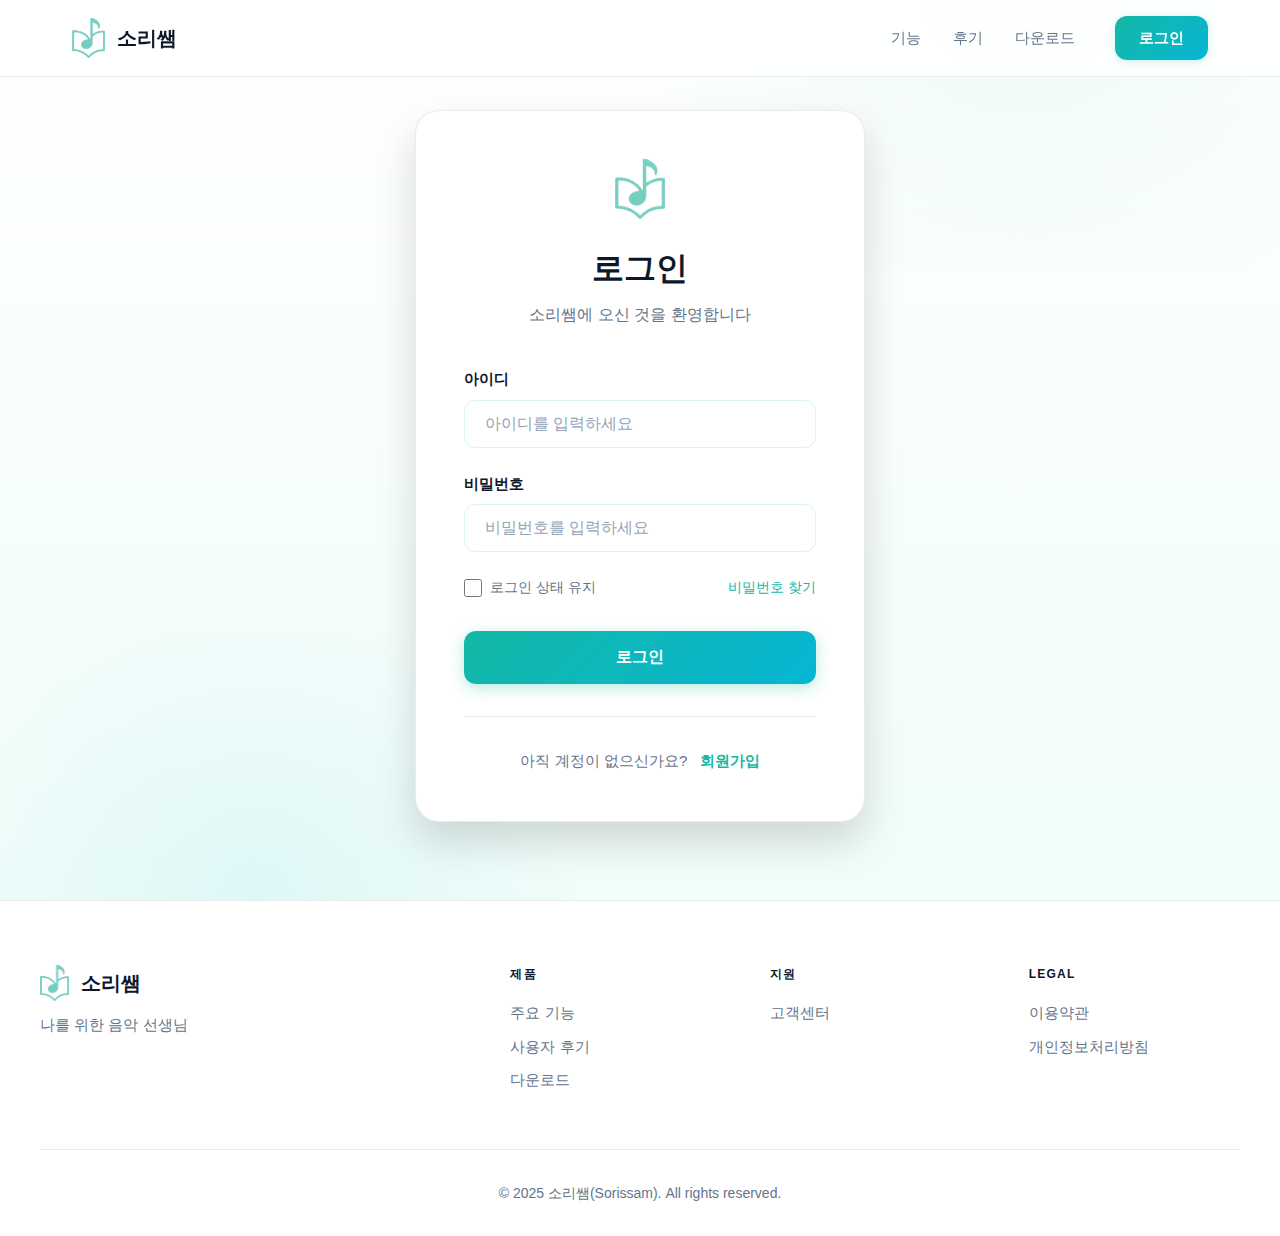
<file: login.html>
<!DOCTYPE html>
<html lang="ko">

<head>
    <meta charset="UTF-8">
    <title>로그인 - 소리쌤</title>
    <meta name="viewport" content="width=device-width, initial-scale=1.0">
    <link rel="icon" href="./images/sorissam_logo.png">
    <meta name="description" content="소리쌤에 로그인하여 나에게 딱 맞는 음악 선생님을 만나보세요.">
    <meta http-equiv="Cache-Control" content="no-cache, no-store, must-revalidate">
    <meta http-equiv="Pragma" content="no-cache">
    <meta http-equiv="Expires" content="0">
    <link rel="stylesheet" href="./index.css?v=2.0">
</head>

<body>
    <!-- Navigation -->
    <nav class="navigation-wrapper">
        <div class="navigation-container">
            <a href="./index.html" class="navigation-logo">
                <img src="./images/sorissam_logo.png" alt="소리쌤" class="logo-image">
                <span class="logo-text">소리쌤</span>
            </a>
            <div class="navigation-links">
                <a href="./index.html#features" class="navigation-link">기능</a>
                <a href="./index.html#testimonials" class="navigation-link">후기</a>
                <a href="./index.html#download" class="navigation-link">다운로드</a>
                <a href="./login.html" class="navigation-login-btn">로그인</a>
            </div>
            <button class="navigation-toggle" aria-label="Menu">
                <svg width="24" height="24" viewBox="0 0 24 24" fill="none" stroke="currentColor" stroke-width="2">
                    <path d="M4 6h16M4 12h16M4 18h16"></path>
                </svg>
            </button>
        </div>
    </nav>

    <!-- Login Section -->
    <section class="login-section">
        <div class="login-container">
            <div class="login-card">
                <div class="login-header">
                    <div class="login-logo">
                        <img src="./images/sorissam_logo.png" alt="소리쌤" class="login-logo-image">
                    </div>
                    <h1 class="login-title">로그인</h1>
                    <p class="login-subtitle">소리쌤에 오신 것을 환영합니다</p>
                </div>

                <form class="login-form" id="loginForm">
                    <div class="form-group">
                        <label for="userId" class="form-label">아이디</label>
                        <input 
                            type="text" 
                            id="userId" 
                            name="userId" 
                            class="form-input" 
                            placeholder="아이디를 입력하세요"
                            required
                            autocomplete="username"
                        >
                    </div>

                    <div class="form-group">
                        <label for="password" class="form-label">비밀번호</label>
                        <input 
                            type="password" 
                            id="password" 
                            name="password" 
                            class="form-input" 
                            placeholder="비밀번호를 입력하세요"
                            required
                            autocomplete="current-password"
                        >
                    </div>

                    <div class="form-options">
                        <label class="form-checkbox">
                            <input type="checkbox" id="rememberMe" name="rememberMe">
                            <span class="checkbox-label">로그인 상태 유지</span>
                        </label>
                        <a href="#" class="form-link">비밀번호 찾기</a>
                    </div>

                    <button type="submit" class="login-submit-btn">로그인</button>
                </form>

                <div class="login-footer">
                    <p class="login-footer-text">
                        아직 계정이 없으신가요?
                        <a href="#" class="login-footer-link">회원가입</a>
                    </p>
                </div>
            </div>
        </div>
    </section>

    <!-- Footer -->
    <footer class="footer-section">
        <div class="footer-container">
            <div class="footer-content">
                <div class="footer-brand">
                    <div class="footer-brand-logo">
                        <img src="./images/sorissam_logo.png" alt="소리쌤" class="footer-logo-image">
                        <h3 class="footer-brand-name">소리쌤</h3>
                    </div>
                    <p class="footer-tagline">나를 위한 음악 선생님</p>
                </div>
                <div class="footer-links-column">
                    <h4 class="footer-column-title">제품</h4>
                    <ul class="footer-links-list">
                        <li><a href="./index.html#features" class="footer-link">주요 기능</a></li>
                        <li><a href="./index.html#testimonials" class="footer-link">사용자 후기</a></li>
                        <li><a href="./index.html#download" class="footer-link">다운로드</a></li>
                    </ul>
                </div>
                <div class="footer-links-column">
                    <h4 class="footer-column-title">지원</h4>
                    <ul class="footer-links-list">
                        <li><a href="#" class="footer-link">고객센터</a></li>
                    </ul>
                </div>
                <div class="footer-links-column">
                    <h4 class="footer-column-title">Legal</h4>
                    <ul class="footer-links-list">
                        <li><a href="./terms.html" class="footer-link">이용약관</a></li>
                        <li><a href="./privacy.html" class="footer-link">개인정보처리방침</a></li>
                    </ul>
                </div>
            </div>
            <div class="footer-bottom">
                <p class="footer-copyright">© 2025 소리쌤(Sorissam). All rights reserved.</p>
            </div>
        </div>
    </footer>

    <script>
        document.addEventListener('DOMContentLoaded', function () {
            // Mobile menu toggle
            const navToggle = document.querySelector('.navigation-toggle');
            const navLinks = document.querySelector('.navigation-links');

            if (navToggle && navLinks) {
                navToggle.addEventListener('click', function () {
                    navLinks.classList.toggle('active');
                    navToggle.classList.toggle('active');
                });
            }

            // Login form submission
            const loginForm = document.getElementById('loginForm');
            if (loginForm) {
                loginForm.addEventListener('submit', function (e) {
                    e.preventDefault();
                    
                    const userId = document.getElementById('userId').value;
                    const password = document.getElementById('password').value;
                    const rememberMe = document.getElementById('rememberMe').checked;

                    // 여기에 실제 로그인 로직을 구현하세요
                    console.log('로그인 시도:', { userId, rememberMe });
                    
                    // 임시: 로그인 성공 메시지
                    alert('로그인 기능은 현재 개발 중입니다.');
                });
            }
        });
    </script>
</body>

</html>
</file>
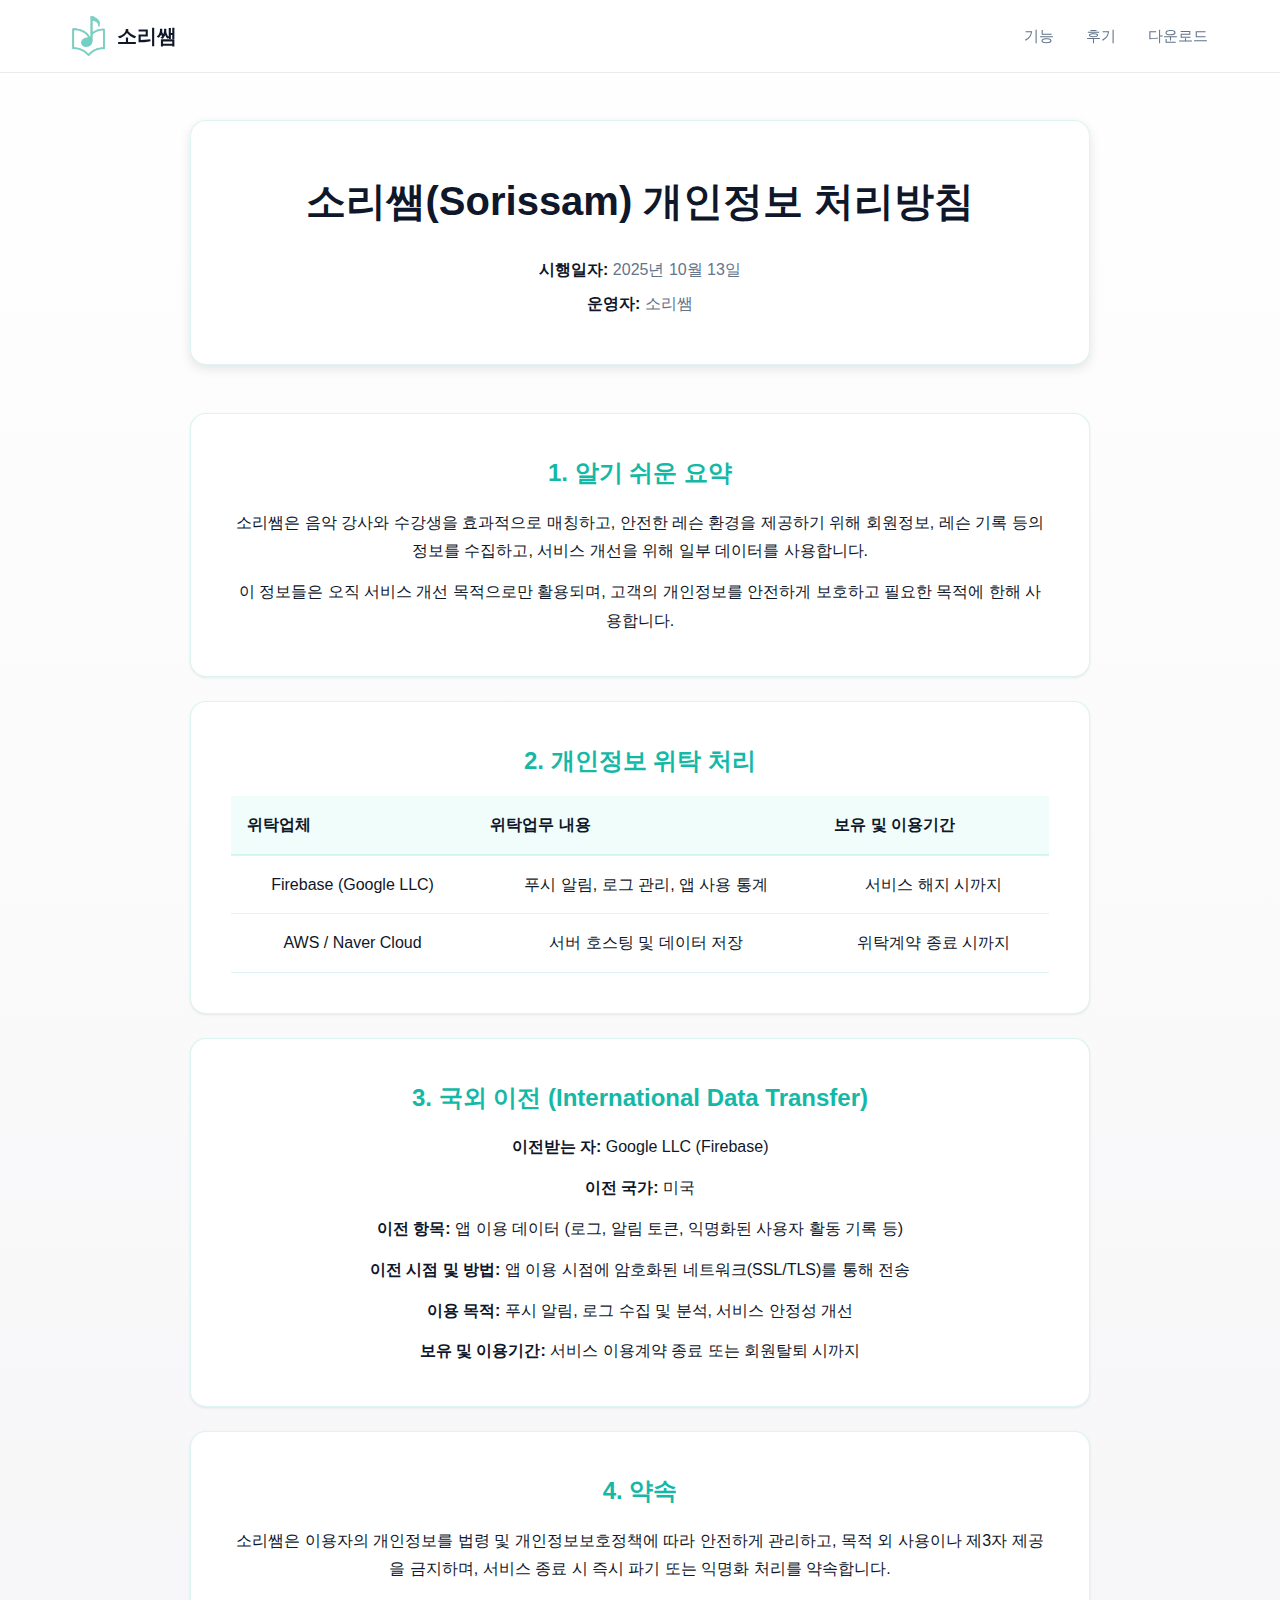
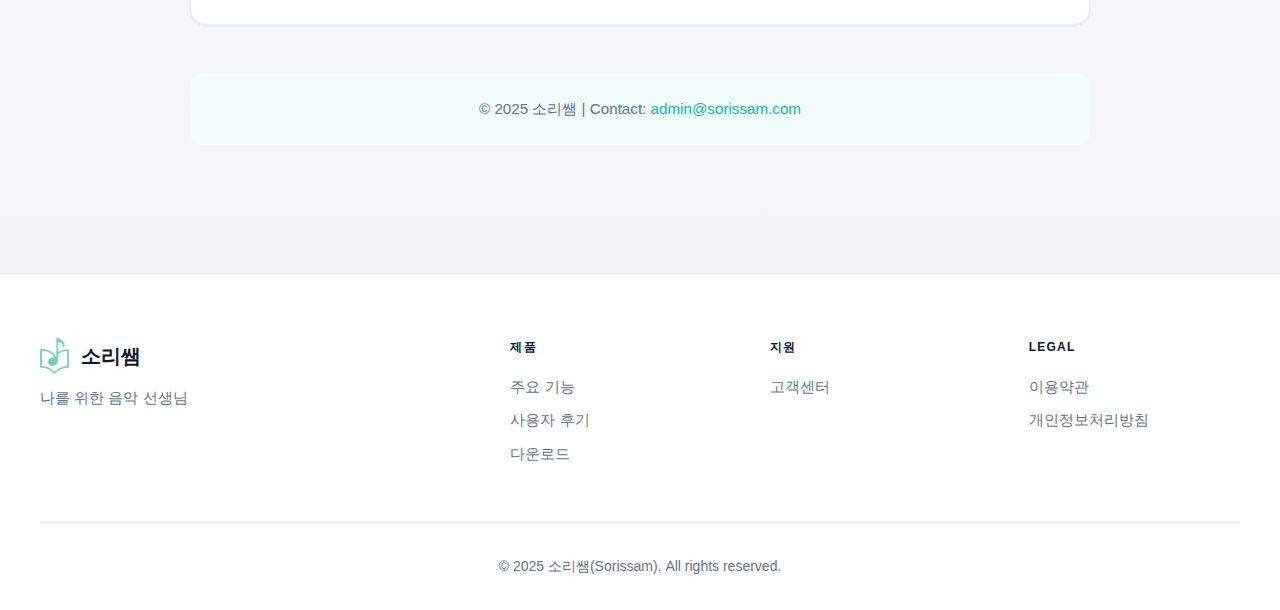
<file: privacy.html>
<!DOCTYPE html>
<html lang="ko">

<head>
    <meta charset="UTF-8">
    <meta name="viewport" content="width=device-width, initial-scale=1.0">
    <title>개인정보 처리방침 - 소리쌤</title>
    <link rel="stylesheet" href="./index.css">
</head>

<body>
    <!-- Navigation -->
    <nav class="navigation-wrapper">
        <div class="navigation-container">
            <a href="./index.html" class="navigation-logo">
                <img src="./images/sorissam_logo.png" alt="소리쌤" class="logo-image">
                <span class="logo-text">소리쌤</span>
            </a>
            <div class="navigation-links">
                <a href="./index.html#features" class="navigation-link">기능</a>
                <a href="./index.html#testimonials" class="navigation-link">후기</a>
                <a href="./index.html#download" class="navigation-link">다운로드</a>
            </div>
            <button class="navigation-toggle" aria-label="Menu">
                <svg width="24" height="24" viewBox="0 0 24 24" fill="none" stroke="currentColor" stroke-width="2">
                    <path d="M4 6h16M4 12h16M4 18h16"></path>
                </svg>
            </button>
        </div>
    </nav>

    <!-- Privacy Content -->
    <section class="features-section" style="padding-top: 120px; min-height: 100vh; background: linear-gradient(180deg, #ffffff 0%, #f5f5f7 100%);">
        <div class="features-container" style="max-width: 900px;">
            <!-- Header -->
            <div style="background: var(--color-background); border-radius: var(--radius-lg); padding: 3rem; margin-bottom: 3rem; box-shadow: var(--shadow-md); border: 1px solid var(--color-border);">
                <h1 style="font-family: var(--font-family-display); font-size: clamp(2rem, 4vw, 2.5rem); font-weight: 700; margin-bottom: 1.5rem; color: var(--color-text);">소리쌤(Sorissam) 개인정보 처리방침</h1>
                <div style="display: flex; flex-direction: column; gap: 0.5rem;">
                    <p style="color: var(--color-text-secondary); font-size: 1rem; margin: 0;"><strong style="color: var(--color-text);">시행일자:</strong> 2025년 10월 13일</p>
                    <p style="color: var(--color-text-secondary); font-size: 1rem; margin: 0;"><strong style="color: var(--color-text);">운영자:</strong> 소리쌤</p>
                </div>
            </div>

            <!-- Section 1 -->
            <article style="background: var(--color-background); border-radius: var(--radius-lg); padding: 2.5rem; margin-bottom: 1.5rem; box-shadow: var(--shadow-sm); border: 1px solid var(--color-border);">
                <h2 style="font-size: 1.5rem; font-weight: 700; color: var(--color-primary); margin-bottom: 1rem;">1. 알기 쉬운 요약</h2>
                <div style="color: var(--color-text); font-size: 1rem; line-height: 1.8;">
                    <p style="margin: 0 0 0.75rem 0;">소리쌤은 음악 강사와 수강생을 효과적으로 매칭하고, 안전한 레슨 환경을 제공하기 위해 회원정보, 레슨 기록 등의 정보를 수집하고, 서비스 개선을 위해 일부 데이터를 사용합니다.</p>
                    <p style="margin: 0;">이 정보들은 오직 서비스 개선 목적으로만 활용되며, 고객의 개인정보를 안전하게 보호하고 필요한 목적에 한해 사용합니다.</p>
                </div>
            </article>

            <!-- Section 2 -->
            <article style="background: var(--color-background); border-radius: var(--radius-lg); padding: 2.5rem; margin-bottom: 1.5rem; box-shadow: var(--shadow-sm); border: 1px solid var(--color-border);">
                <h2 style="font-size: 1.5rem; font-weight: 700; color: var(--color-primary); margin-bottom: 1rem;">2. 개인정보 위탁 처리</h2>
                <div style="overflow-x: auto;">
                    <table style="width: 100%; border-collapse: collapse; color: var(--color-text); font-size: 1rem;">
                        <thead>
                            <tr style="background: var(--color-background-light);">
                                <th style="padding: 1rem; text-align: left; border-bottom: 2px solid var(--color-border); font-weight: 600;">위탁업체</th>
                                <th style="padding: 1rem; text-align: left; border-bottom: 2px solid var(--color-border); font-weight: 600;">위탁업무 내용</th>
                                <th style="padding: 1rem; text-align: left; border-bottom: 2px solid var(--color-border); font-weight: 600;">보유 및 이용기간</th>
                            </tr>
                        </thead>
                        <tbody>
                            <tr>
                                <td style="padding: 1rem; border-bottom: 1px solid var(--color-border);">Firebase (Google LLC)</td>
                                <td style="padding: 1rem; border-bottom: 1px solid var(--color-border);">푸시 알림, 로그 관리, 앱 사용 통계</td>
                                <td style="padding: 1rem; border-bottom: 1px solid var(--color-border);">서비스 해지 시까지</td>
                            </tr>
                            <tr>
                                <td style="padding: 1rem; border-bottom: 1px solid var(--color-border);">AWS / Naver Cloud</td>
                                <td style="padding: 1rem; border-bottom: 1px solid var(--color-border);">서버 호스팅 및 데이터 저장</td>
                                <td style="padding: 1rem; border-bottom: 1px solid var(--color-border);">위탁계약 종료 시까지</td>
                            </tr>
                        </tbody>
                    </table>
                </div>
            </article>

            <!-- Section 3 -->
            <article style="background: var(--color-background); border-radius: var(--radius-lg); padding: 2.5rem; margin-bottom: 1.5rem; box-shadow: var(--shadow-sm); border: 1px solid var(--color-border);">
                <h2 style="font-size: 1.5rem; font-weight: 700; color: var(--color-primary); margin-bottom: 1rem;">3. 국외 이전 (International Data Transfer)</h2>
                <div style="color: var(--color-text); font-size: 1rem; line-height: 1.8;">
                    <p style="margin: 0 0 0.75rem 0;"><strong>이전받는 자:</strong> Google LLC (Firebase)</p>
                    <p style="margin: 0 0 0.75rem 0;"><strong>이전 국가:</strong> 미국</p>
                    <p style="margin: 0 0 0.75rem 0;"><strong>이전 항목:</strong> 앱 이용 데이터 (로그, 알림 토큰, 익명화된 사용자 활동 기록 등)</p>
                    <p style="margin: 0 0 0.75rem 0;"><strong>이전 시점 및 방법:</strong> 앱 이용 시점에 암호화된 네트워크(SSL/TLS)를 통해 전송</p>
                    <p style="margin: 0 0 0.75rem 0;"><strong>이용 목적:</strong> 푸시 알림, 로그 수집 및 분석, 서비스 안정성 개선</p>
                    <p style="margin: 0;"><strong>보유 및 이용기간:</strong> 서비스 이용계약 종료 또는 회원탈퇴 시까지</p>
                </div>
            </article>

            <!-- Section 4 -->
            <article style="background: var(--color-background); border-radius: var(--radius-lg); padding: 2.5rem; margin-bottom: 3rem; box-shadow: var(--shadow-sm); border: 1px solid var(--color-border);">
                <h2 style="font-size: 1.5rem; font-weight: 700; color: var(--color-primary); margin-bottom: 1rem;">4. 약속</h2>
                <p style="color: var(--color-text); font-size: 1rem; line-height: 1.8; margin: 0;">
                    소리쌤은 이용자의 개인정보를 법령 및 개인정보보호정책에 따라 안전하게 관리하고, 목적 외 사용이나 제3자 제공을 금지하며, 서비스 종료 시 즉시 파기 또는 익명화 처리를 약속합니다.
                </p>
            </article>

            <!-- Contact -->
            <div style="background: var(--color-background-light); border-radius: var(--radius-md); padding: 1.5rem; margin-bottom: 2rem; text-align: center;">
                <p style="color: var(--color-text-secondary); font-size: 0.95rem; margin: 0;">
                    © 2025 소리쌤 | Contact: <a href="mailto:admin@sorissam.com" style="color: var(--color-primary); text-decoration: none;">admin@sorissam.com</a>
                </p>
            </div>
        </div>
    </section>

    <!-- Footer -->
    <footer class="footer-section">
        <div class="footer-container">
            <div class="footer-content">
                <div class="footer-brand">
                    <div class="footer-brand-logo">
                        <img src="./images/sorissam_logo.png" alt="소리쌤" class="footer-logo-image">
                        <h3 class="footer-brand-name">소리쌤</h3>
                    </div>
                    <p class="footer-tagline">나를 위한 음악 선생님</p>
                </div>
                <div class="footer-links-column">
                    <h4 class="footer-column-title">제품</h4>
                    <ul class="footer-links-list">
                        <li><a href="./index.html#features" class="footer-link">주요 기능</a></li>
                        <li><a href="./index.html#testimonials" class="footer-link">사용자 후기</a></li>
                        <li><a href="./index.html#download" class="footer-link">다운로드</a></li>
                    </ul>
                </div>
                <div class="footer-links-column">
                    <h4 class="footer-column-title">지원</h4>
                    <ul class="footer-links-list">
                        <li><a href="#" class="footer-link">고객센터</a></li>
                    </ul>
                </div>
                <div class="footer-links-column">
                    <h4 class="footer-column-title">Legal</h4>
                    <ul class="footer-links-list">
                        <li><a href="./terms.html" class="footer-link">이용약관</a></li>
                        <li><a href="./privacy.html" class="footer-link">개인정보처리방침</a></li>
                    </ul>
                </div>
            </div>
            <div class="footer-bottom">
                <p class="footer-copyright">© 2025 소리쌤(Sorissam). All rights reserved.</p>
            </div>
        </div>
    </footer>

    <script>
        // Mobile menu toggle
        document.addEventListener('DOMContentLoaded', function () {
            const navToggle = document.querySelector('.navigation-toggle');
            const navLinks = document.querySelector('.navigation-links');

            if (navToggle && navLinks) {
                navToggle.addEventListener('click', function () {
                    navLinks.classList.toggle('active');
                    navToggle.classList.toggle('active');
                });
            }
        });
    </script>
</body>

</html>
</file>
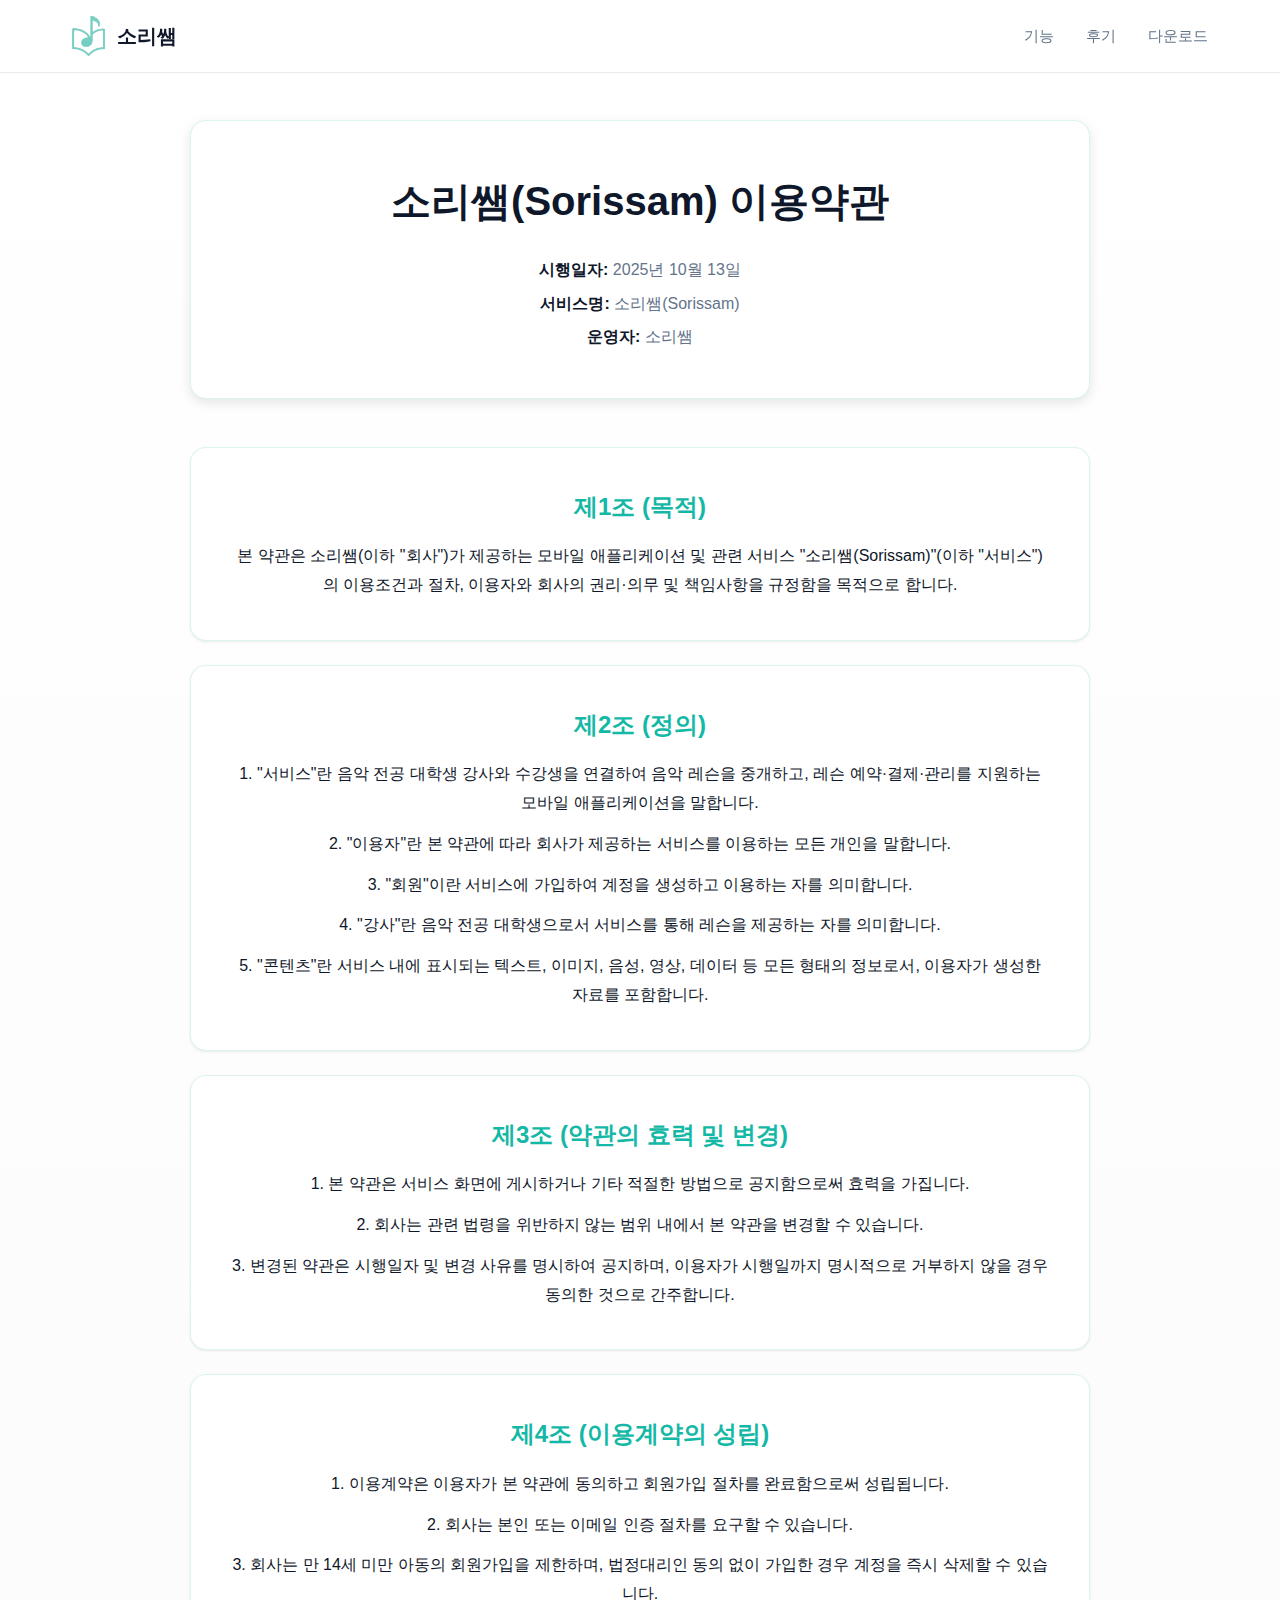
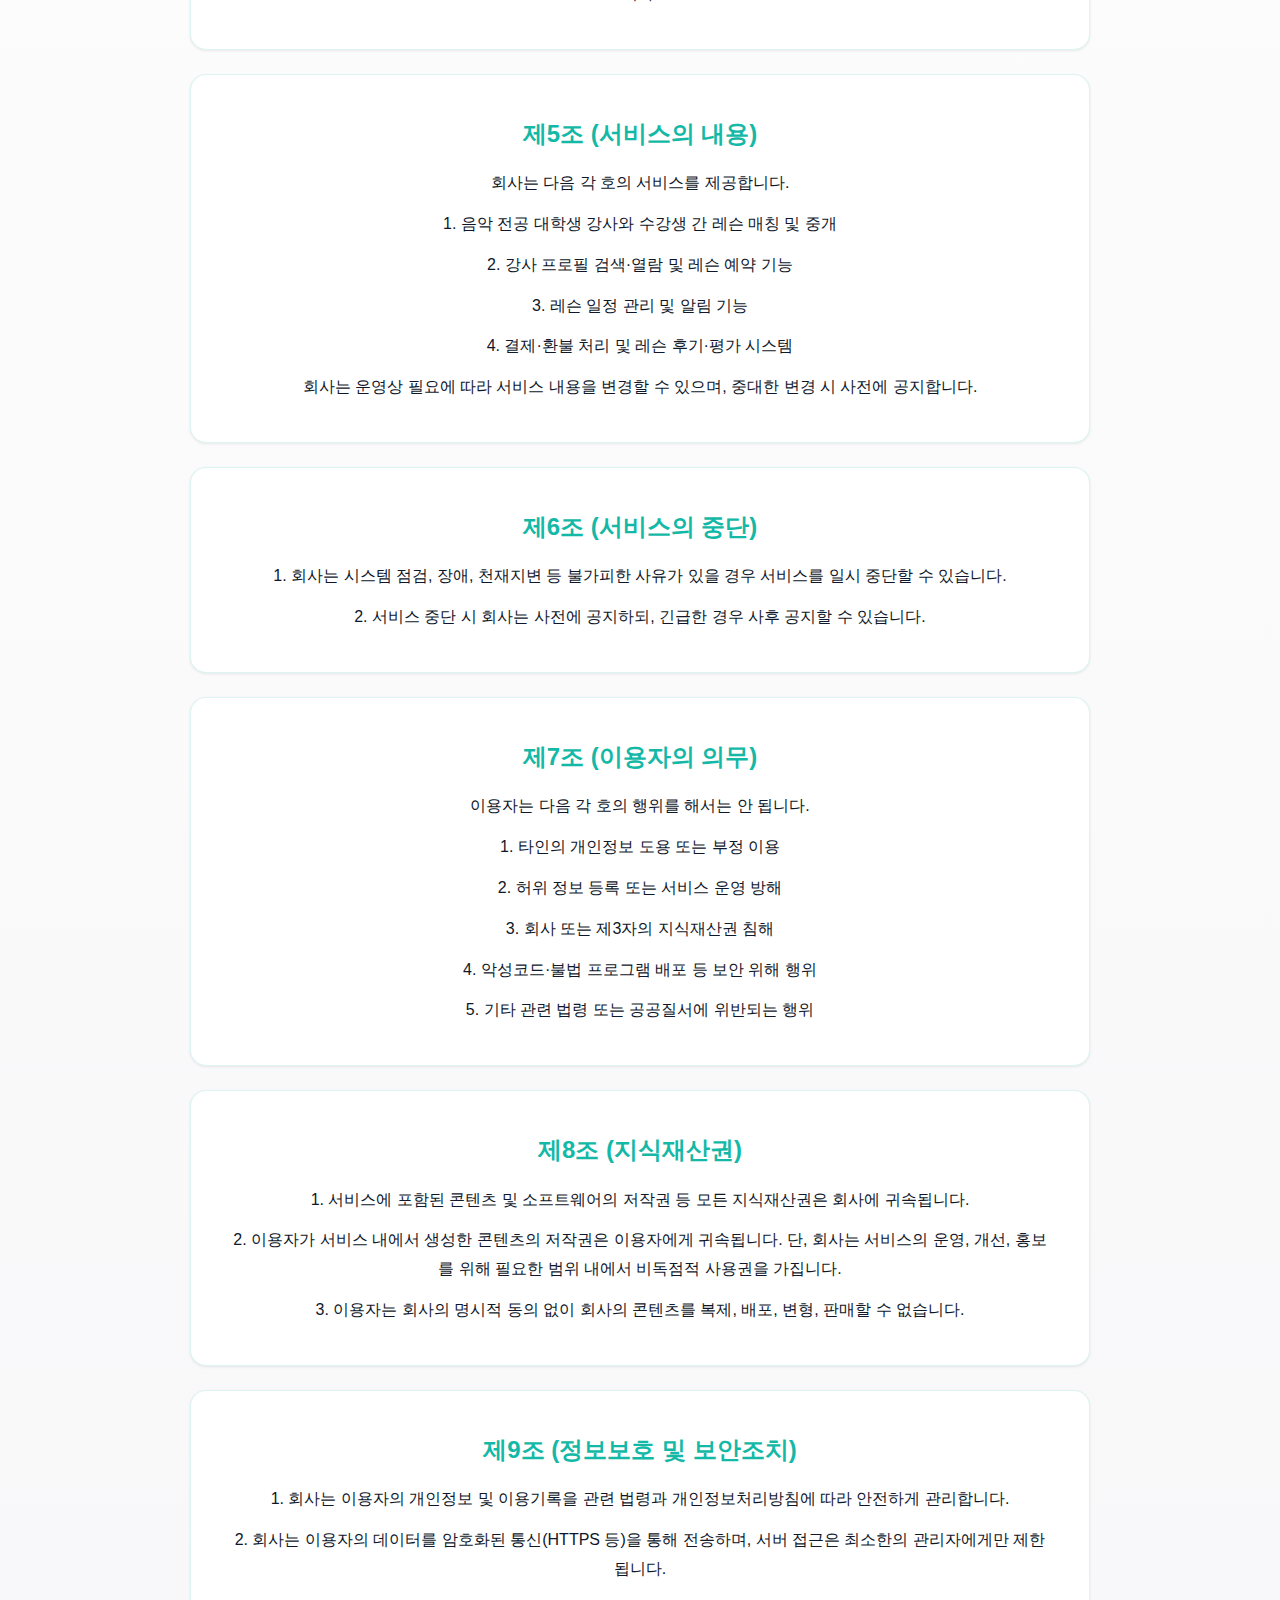
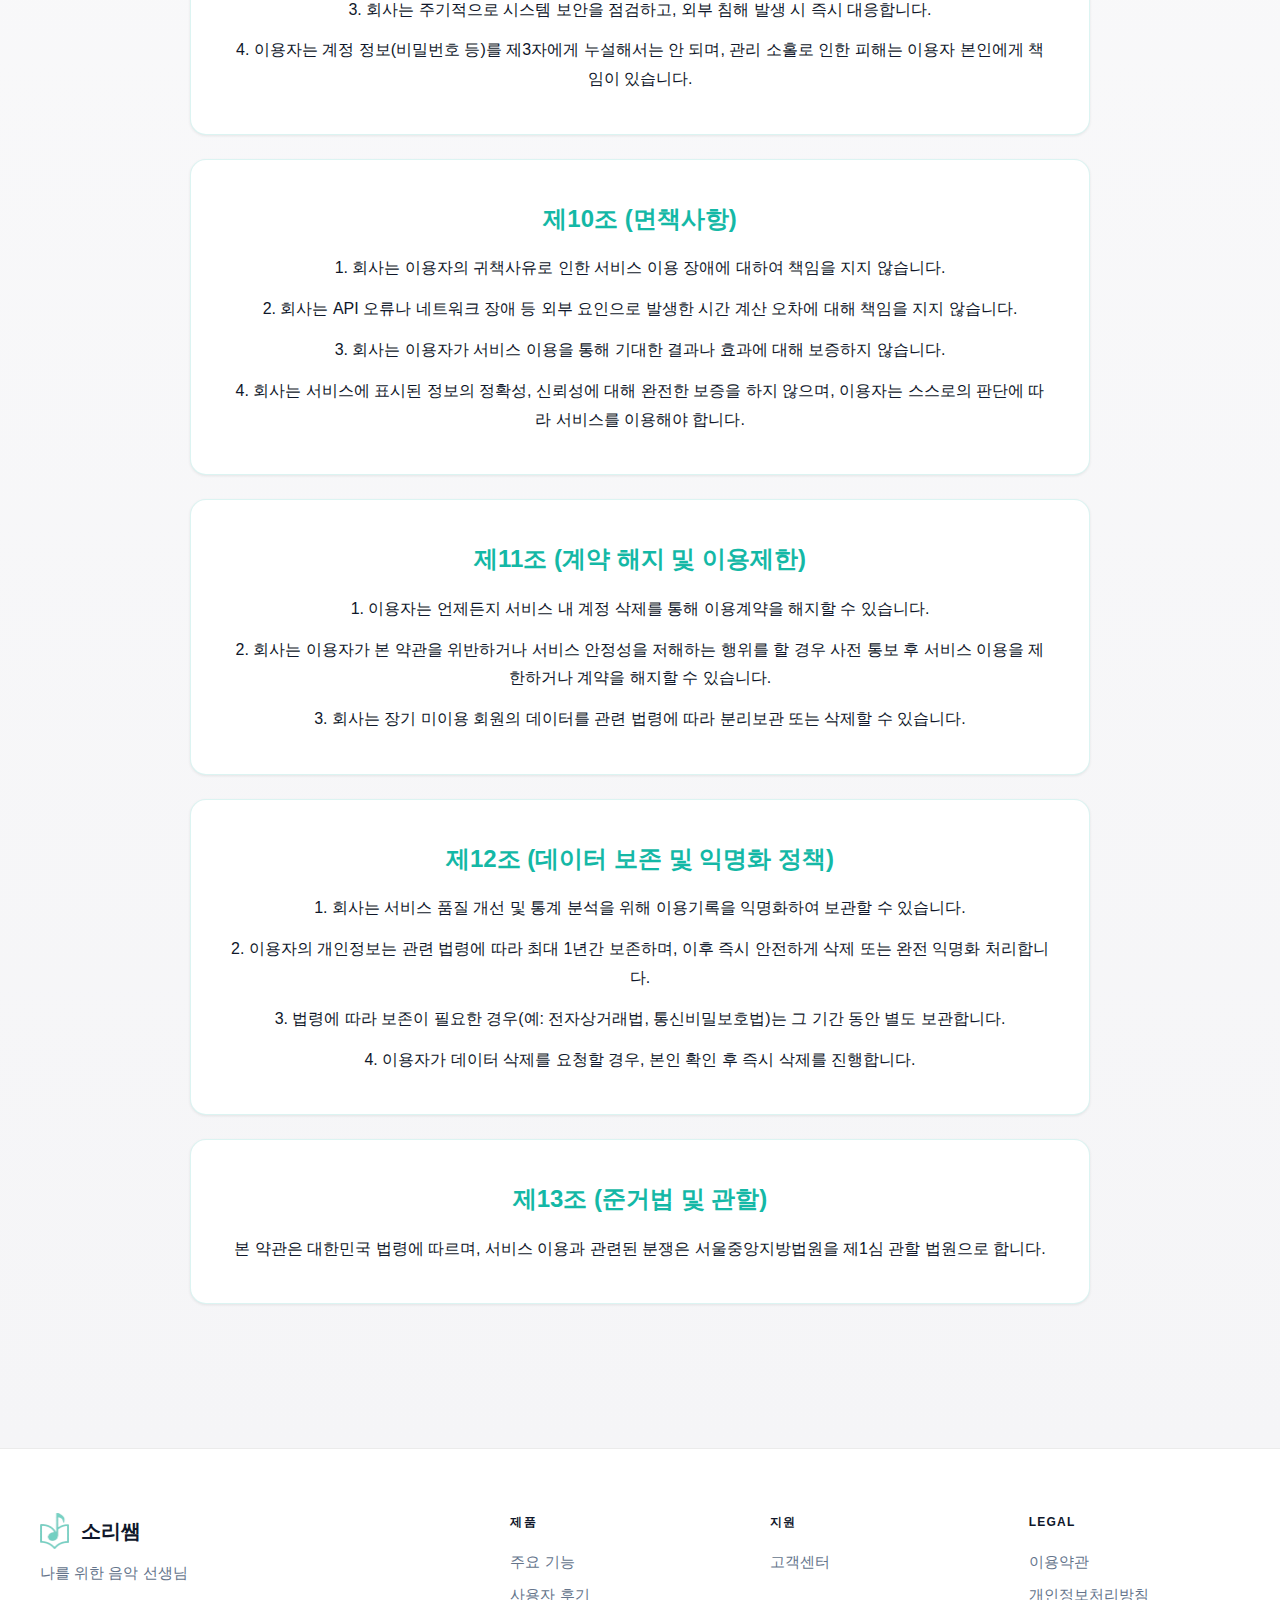
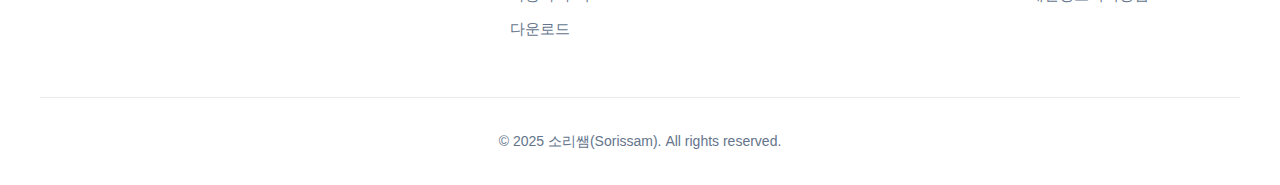
<file: terms.html>
<!DOCTYPE html>
<html lang="ko">

<head>
    <meta charset="UTF-8">
    <meta name="viewport" content="width=device-width, initial-scale=1.0">
    <title>이용약관 - 소리쌤</title>
    <link rel="stylesheet" href="./index.css">
</head>

<body>
    <!-- Navigation -->
    <nav class="navigation-wrapper">
        <div class="navigation-container">
            <a href="./index.html" class="navigation-logo">
                <img src="./images/sorissam_logo.png" alt="소리쌤" class="logo-image">
                <span class="logo-text">소리쌤</span>
            </a>
            <div class="navigation-links">
                <a href="./index.html#features" class="navigation-link">기능</a>
                <a href="./index.html#testimonials" class="navigation-link">후기</a>
                <a href="./index.html#download" class="navigation-link">다운로드</a>
            </div>
            <button class="navigation-toggle" aria-label="Menu">
                <svg width="24" height="24" viewBox="0 0 24 24" fill="none" stroke="currentColor" stroke-width="2">
                    <path d="M4 6h16M4 12h16M4 18h16"></path>
                </svg>
            </button>
        </div>
    </nav>

    <!-- Terms Content -->
    <section class="features-section"
        style="padding-top: 120px; min-height: 100vh; background: linear-gradient(180deg, #ffffff 0%, #f5f5f7 100%);">
        <div class="features-container" style="max-width: 900px;">
            <!-- Header -->
            <div
                style="background: var(--color-background); border-radius: var(--radius-lg); padding: 3rem; margin-bottom: 3rem; box-shadow: var(--shadow-md); border: 1px solid var(--color-border);">
                <h1
                    style="font-family: var(--font-family-display); font-size: clamp(2rem, 4vw, 2.5rem); font-weight: 700; margin-bottom: 1.5rem; color: var(--color-text);">
                    소리쌤(Sorissam) 이용약관</h1>
                <div style="display: flex; flex-direction: column; gap: 0.5rem;">
                    <p style="color: var(--color-text-secondary); font-size: 1rem; margin: 0;"><strong
                            style="color: var(--color-text);">시행일자:</strong> 2025년 10월 13일</p>
                    <p style="color: var(--color-text-secondary); font-size: 1rem; margin: 0;"><strong
                            style="color: var(--color-text);">서비스명:</strong> 소리쌤(Sorissam)</p>
                    <p style="color: var(--color-text-secondary); font-size: 1rem; margin: 0;"><strong
                            style="color: var(--color-text);">운영자:</strong> 소리쌤</p>
                </div>
            </div>

            <!-- Articles -->
            <article
                style="background: var(--color-background); border-radius: var(--radius-lg); padding: 2.5rem; margin-bottom: 1.5rem; box-shadow: var(--shadow-sm); border: 1px solid var(--color-border);">
                <h2 style="font-size: 1.5rem; font-weight: 700; color: var(--color-primary); margin-bottom: 1rem;">제1조
                    (목적)</h2>
                <p style="color: var(--color-text); font-size: 1rem; line-height: 1.8; margin: 0;">
                    본 약관은 소리쌤(이하 "회사")가 제공하는 모바일 애플리케이션 및 관련 서비스 "소리쌤(Sorissam)"(이하 "서비스")의 이용조건과 절차, 이용자와 회사의 권리·의무 및
                    책임사항을 규정함을 목적으로 합니다.
                </p>
            </article>

            <article
                style="background: var(--color-background); border-radius: var(--radius-lg); padding: 2.5rem; margin-bottom: 1.5rem; box-shadow: var(--shadow-sm); border: 1px solid var(--color-border);">
                <h2 style="font-size: 1.5rem; font-weight: 700; color: var(--color-primary); margin-bottom: 1rem;">제2조
                    (정의)</h2>
                <div style="color: var(--color-text); font-size: 1rem; line-height: 1.8;">
                    <p style="margin: 0 0 0.75rem 0;">1. "서비스"란 음악 전공 대학생 강사와 수강생을 연결하여 음악 레슨을 중개하고, 레슨 예약·결제·관리를 지원하는
                        모바일 애플리케이션을 말합니다.</p>
                    <p style="margin: 0 0 0.75rem 0;">2. "이용자"란 본 약관에 따라 회사가 제공하는 서비스를 이용하는 모든 개인을 말합니다.</p>
                    <p style="margin: 0 0 0.75rem 0;">3. "회원"이란 서비스에 가입하여 계정을 생성하고 이용하는 자를 의미합니다.</p>
                    <p style="margin: 0 0 0.75rem 0;">4. "강사"란 음악 전공 대학생으로서 서비스를 통해 레슨을 제공하는 자를 의미합니다.</p>
                    <p style="margin: 0;">5. "콘텐츠"란 서비스 내에 표시되는 텍스트, 이미지, 음성, 영상, 데이터 등 모든 형태의 정보로서, 이용자가 생성한 자료를 포함합니다.
                    </p>
                </div>
            </article>

            <article
                style="background: var(--color-background); border-radius: var(--radius-lg); padding: 2.5rem; margin-bottom: 1.5rem; box-shadow: var(--shadow-sm); border: 1px solid var(--color-border);">
                <h2 style="font-size: 1.5rem; font-weight: 700; color: var(--color-primary); margin-bottom: 1rem;">제3조
                    (약관의 효력 및 변경)</h2>
                <div style="color: var(--color-text); font-size: 1rem; line-height: 1.8;">
                    <p style="margin: 0 0 0.75rem 0;">1. 본 약관은 서비스 화면에 게시하거나 기타 적절한 방법으로 공지함으로써 효력을 가집니다.</p>
                    <p style="margin: 0 0 0.75rem 0;">2. 회사는 관련 법령을 위반하지 않는 범위 내에서 본 약관을 변경할 수 있습니다.</p>
                    <p style="margin: 0;">3. 변경된 약관은 시행일자 및 변경 사유를 명시하여 공지하며, 이용자가 시행일까지 명시적으로 거부하지 않을 경우 동의한 것으로 간주합니다.
                    </p>
                </div>
            </article>

            <article
                style="background: var(--color-background); border-radius: var(--radius-lg); padding: 2.5rem; margin-bottom: 1.5rem; box-shadow: var(--shadow-sm); border: 1px solid var(--color-border);">
                <h2 style="font-size: 1.5rem; font-weight: 700; color: var(--color-primary); margin-bottom: 1rem;">제4조
                    (이용계약의 성립)</h2>
                <div style="color: var(--color-text); font-size: 1rem; line-height: 1.8;">
                    <p style="margin: 0 0 0.75rem 0;">1. 이용계약은 이용자가 본 약관에 동의하고 회원가입 절차를 완료함으로써 성립됩니다.</p>
                    <p style="margin: 0 0 0.75rem 0;">2. 회사는 본인 또는 이메일 인증 절차를 요구할 수 있습니다.</p>
                    <p style="margin: 0;">3. 회사는 만 14세 미만 아동의 회원가입을 제한하며, 법정대리인 동의 없이 가입한 경우 계정을 즉시 삭제할 수 있습니다.</p>
                </div>
            </article>

            <article
                style="background: var(--color-background); border-radius: var(--radius-lg); padding: 2.5rem; margin-bottom: 1.5rem; box-shadow: var(--shadow-sm); border: 1px solid var(--color-border);">
                <h2 style="font-size: 1.5rem; font-weight: 700; color: var(--color-primary); margin-bottom: 1rem;">제5조
                    (서비스의 내용)</h2>
                <div style="color: var(--color-text); font-size: 1rem; line-height: 1.8;">
                    <p style="margin: 0 0 0.75rem 0;">회사는 다음 각 호의 서비스를 제공합니다.</p>
                    <p style="margin: 0 0 0.75rem 0;">1. 음악 전공 대학생 강사와 수강생 간 레슨 매칭 및 중개</p>
                    <p style="margin: 0 0 0.75rem 0;">2. 강사 프로필 검색·열람 및 레슨 예약 기능</p>
                    <p style="margin: 0 0 0.75rem 0;">3. 레슨 일정 관리 및 알림 기능</p>
                    <p style="margin: 0 0 0.75rem 0;">4. 결제·환불 처리 및 레슨 후기·평가 시스템</p>
                    <p style="margin: 0;">회사는 운영상 필요에 따라 서비스 내용을 변경할 수 있으며, 중대한 변경 시 사전에 공지합니다.</p>
                </div>
            </article>

            <article
                style="background: var(--color-background); border-radius: var(--radius-lg); padding: 2.5rem; margin-bottom: 1.5rem; box-shadow: var(--shadow-sm); border: 1px solid var(--color-border);">
                <h2 style="font-size: 1.5rem; font-weight: 700; color: var(--color-primary); margin-bottom: 1rem;">제6조
                    (서비스의 중단)</h2>
                <div style="color: var(--color-text); font-size: 1rem; line-height: 1.8;">
                    <p style="margin: 0 0 0.75rem 0;">1. 회사는 시스템 점검, 장애, 천재지변 등 불가피한 사유가 있을 경우 서비스를 일시 중단할 수 있습니다.</p>
                    <p style="margin: 0;">2. 서비스 중단 시 회사는 사전에 공지하되, 긴급한 경우 사후 공지할 수 있습니다.</p>
                </div>
            </article>

            <article
                style="background: var(--color-background); border-radius: var(--radius-lg); padding: 2.5rem; margin-bottom: 1.5rem; box-shadow: var(--shadow-sm); border: 1px solid var(--color-border);">
                <h2 style="font-size: 1.5rem; font-weight: 700; color: var(--color-primary); margin-bottom: 1rem;">제7조
                    (이용자의 의무)</h2>
                <div style="color: var(--color-text); font-size: 1rem; line-height: 1.8;">
                    <p style="margin: 0 0 0.75rem 0;">이용자는 다음 각 호의 행위를 해서는 안 됩니다.</p>
                    <p style="margin: 0 0 0.75rem 0;">1. 타인의 개인정보 도용 또는 부정 이용</p>
                    <p style="margin: 0 0 0.75rem 0;">2. 허위 정보 등록 또는 서비스 운영 방해</p>
                    <p style="margin: 0 0 0.75rem 0;">3. 회사 또는 제3자의 지식재산권 침해</p>
                    <p style="margin: 0 0 0.75rem 0;">4. 악성코드·불법 프로그램 배포 등 보안 위해 행위</p>
                    <p style="margin: 0;">5. 기타 관련 법령 또는 공공질서에 위반되는 행위</p>
                </div>
            </article>

            <article
                style="background: var(--color-background); border-radius: var(--radius-lg); padding: 2.5rem; margin-bottom: 1.5rem; box-shadow: var(--shadow-sm); border: 1px solid var(--color-border);">
                <h2 style="font-size: 1.5rem; font-weight: 700; color: var(--color-primary); margin-bottom: 1rem;">제8조
                    (지식재산권)</h2>
                <div style="color: var(--color-text); font-size: 1rem; line-height: 1.8;">
                    <p style="margin: 0 0 0.75rem 0;">1. 서비스에 포함된 콘텐츠 및 소프트웨어의 저작권 등 모든 지식재산권은 회사에 귀속됩니다.</p>
                    <p style="margin: 0 0 0.75rem 0;">2. 이용자가 서비스 내에서 생성한 콘텐츠의 저작권은 이용자에게 귀속됩니다. 단, 회사는 서비스의 운영, 개선, 홍보를
                        위해 필요한 범위 내에서 비독점적 사용권을 가집니다.</p>
                    <p style="margin: 0;">3. 이용자는 회사의 명시적 동의 없이 회사의 콘텐츠를 복제, 배포, 변형, 판매할 수 없습니다.</p>
                </div>
            </article>

            <article
                style="background: var(--color-background); border-radius: var(--radius-lg); padding: 2.5rem; margin-bottom: 1.5rem; box-shadow: var(--shadow-sm); border: 1px solid var(--color-border);">
                <h2 style="font-size: 1.5rem; font-weight: 700; color: var(--color-primary); margin-bottom: 1rem;">제9조
                    (정보보호 및 보안조치)</h2>
                <div style="color: var(--color-text); font-size: 1rem; line-height: 1.8;">
                    <p style="margin: 0 0 0.75rem 0;">1. 회사는 이용자의 개인정보 및 이용기록을 관련 법령과 개인정보처리방침에 따라 안전하게 관리합니다.</p>
                    <p style="margin: 0 0 0.75rem 0;">2. 회사는 이용자의 데이터를 암호화된 통신(HTTPS 등)을 통해 전송하며, 서버 접근은 최소한의 관리자에게만
                        제한됩니다.</p>
                    <p style="margin: 0 0 0.75rem 0;">3. 회사는 주기적으로 시스템 보안을 점검하고, 외부 침해 발생 시 즉시 대응합니다.</p>
                    <p style="margin: 0;">4. 이용자는 계정 정보(비밀번호 등)를 제3자에게 누설해서는 안 되며, 관리 소홀로 인한 피해는 이용자 본인에게 책임이 있습니다.</p>
                </div>
            </article>

            <article
                style="background: var(--color-background); border-radius: var(--radius-lg); padding: 2.5rem; margin-bottom: 1.5rem; box-shadow: var(--shadow-sm); border: 1px solid var(--color-border);">
                <h2 style="font-size: 1.5rem; font-weight: 700; color: var(--color-primary); margin-bottom: 1rem;">제10조
                    (면책사항)</h2>
                <div style="color: var(--color-text); font-size: 1rem; line-height: 1.8;">
                    <p style="margin: 0 0 0.75rem 0;">1. 회사는 이용자의 귀책사유로 인한 서비스 이용 장애에 대하여 책임을 지지 않습니다.</p>
                    <p style="margin: 0 0 0.75rem 0;">2. 회사는 API 오류나 네트워크 장애 등 외부 요인으로 발생한 시간 계산 오차에 대해 책임을 지지 않습니다.</p>
                    <p style="margin: 0 0 0.75rem 0;">3. 회사는 이용자가 서비스 이용을 통해 기대한 결과나 효과에 대해 보증하지 않습니다.</p>
                    <p style="margin: 0;">4. 회사는 서비스에 표시된 정보의 정확성, 신뢰성에 대해 완전한 보증을 하지 않으며, 이용자는 스스로의 판단에 따라 서비스를 이용해야
                        합니다.</p>
                </div>
            </article>

            <article
                style="background: var(--color-background); border-radius: var(--radius-lg); padding: 2.5rem; margin-bottom: 1.5rem; box-shadow: var(--shadow-sm); border: 1px solid var(--color-border);">
                <h2 style="font-size: 1.5rem; font-weight: 700; color: var(--color-primary); margin-bottom: 1rem;">제11조
                    (계약 해지 및 이용제한)</h2>
                <div style="color: var(--color-text); font-size: 1rem; line-height: 1.8;">
                    <p style="margin: 0 0 0.75rem 0;">1. 이용자는 언제든지 서비스 내 계정 삭제를 통해 이용계약을 해지할 수 있습니다.</p>
                    <p style="margin: 0 0 0.75rem 0;">2. 회사는 이용자가 본 약관을 위반하거나 서비스 안정성을 저해하는 행위를 할 경우 사전 통보 후 서비스 이용을
                        제한하거나 계약을 해지할 수 있습니다.</p>
                    <p style="margin: 0;">3. 회사는 장기 미이용 회원의 데이터를 관련 법령에 따라 분리보관 또는 삭제할 수 있습니다.</p>
                </div>
            </article>

            <article
                style="background: var(--color-background); border-radius: var(--radius-lg); padding: 2.5rem; margin-bottom: 1.5rem; box-shadow: var(--shadow-sm); border: 1px solid var(--color-border);">
                <h2 style="font-size: 1.5rem; font-weight: 700; color: var(--color-primary); margin-bottom: 1rem;">제12조
                    (데이터 보존 및 익명화 정책)</h2>
                <div style="color: var(--color-text); font-size: 1rem; line-height: 1.8;">
                    <p style="margin: 0 0 0.75rem 0;">1. 회사는 서비스 품질 개선 및 통계 분석을 위해 이용기록을 익명화하여 보관할 수 있습니다.</p>
                    <p style="margin: 0 0 0.75rem 0;">2. 이용자의 개인정보는 관련 법령에 따라 최대 1년간 보존하며, 이후 즉시 안전하게 삭제 또는 완전 익명화
                        처리합니다.</p>
                    <p style="margin: 0 0 0.75rem 0;">3. 법령에 따라 보존이 필요한 경우(예: 전자상거래법, 통신비밀보호법)는 그 기간 동안 별도 보관합니다.</p>
                    <p style="margin: 0;">4. 이용자가 데이터 삭제를 요청할 경우, 본인 확인 후 즉시 삭제를 진행합니다.</p>
                </div>
            </article>

            <article
                style="background: var(--color-background); border-radius: var(--radius-lg); padding: 2.5rem; margin-bottom: 3rem; box-shadow: var(--shadow-sm); border: 1px solid var(--color-border);">
                <h2 style="font-size: 1.5rem; font-weight: 700; color: var(--color-primary); margin-bottom: 1rem;">제13조
                    (준거법 및 관할)</h2>
                <p style="color: var(--color-text); font-size: 1rem; line-height: 1.8; margin: 0;">
                    본 약관은 대한민국 법령에 따르며, 서비스 이용과 관련된 분쟁은 서울중앙지방법원을 제1심 관할 법원으로 합니다.
                </p>
            </article>
        </div>
    </section>

    <!-- Footer -->
    <footer class="footer-section">
        <div class="footer-container">
            <div class="footer-content">
                <div class="footer-brand">
                    <div class="footer-brand-logo">
                        <img src="./images/sorissam_logo.png" alt="소리쌤" class="footer-logo-image">
                        <h3 class="footer-brand-name">소리쌤</h3>
                    </div>
                    <p class="footer-tagline">나를 위한 음악 선생님</p>
                </div>
                <div class="footer-links-column">
                    <h4 class="footer-column-title">제품</h4>
                    <ul class="footer-links-list">
                        <li><a href="./index.html#features" class="footer-link">주요 기능</a></li>
                        <li><a href="./index.html#testimonials" class="footer-link">사용자 후기</a></li>
                        <li><a href="./index.html#download" class="footer-link">다운로드</a></li>
                    </ul>
                </div>
                <div class="footer-links-column">
                    <h4 class="footer-column-title">지원</h4>
                    <ul class="footer-links-list">
                        <li><a href="#" class="footer-link">고객센터</a></li>
                    </ul>
                </div>
                <div class="footer-links-column">
                    <h4 class="footer-column-title">Legal</h4>
                    <ul class="footer-links-list">
                        <li><a href="./terms.html" class="footer-link">이용약관</a></li>
                        <li><a href="./privacy.html" class="footer-link">개인정보처리방침</a></li>
                    </ul>
                </div>
            </div>
            <div class="footer-bottom">
                <p class="footer-copyright">© 2025 소리쌤(Sorissam). All rights reserved.</p>
            </div>
        </div>
    </footer>

    <script>
        // Mobile menu toggle
        document.addEventListener('DOMContentLoaded', function () {
            const navToggle = document.querySelector('.navigation-toggle');
            const navLinks = document.querySelector('.navigation-links');

            if (navToggle && navLinks) {
                navToggle.addEventListener('click', function () {
                    navLinks.classList.toggle('active');
                    navToggle.classList.toggle('active');
                });
            }
        });
    </script>
</body>

</html>
</file>
<file: index.css>
/* Sorissam Style - Teal/Cyan Theme */

* {
  margin: 0;
  padding: 0;
  box-sizing: border-box;
}

:root {
  /* Colors - Teal/Cyan Theme */
  --color-primary: #14b8a6;
  --color-primary-dark: #0d9488;
  --color-primary-light: #5eead4;
  --color-secondary: #06b6d4;
  --color-accent: #22d3ee;
  --color-text: #0f172a;
  --color-text-secondary: #64748b;
  --color-text-light: #94a3b8;
  --color-background: #ffffff;
  --color-background-light: #f0fdfa;
  --color-background-dark: #0f172a;
  --color-border: rgba(20, 184, 166, 0.15);
  --color-border-light: rgba(0, 0, 0, 0.08);

  /* Gradients */
  --gradient-primary: linear-gradient(135deg, #14b8a6 0%, #06b6d4 100%);
  --gradient-hero: linear-gradient(180deg, #ffffff 0%, #f0fdfa 100%);
  --gradient-dark: linear-gradient(135deg, #0f172a 0%, #1e293b 50%, #134e4a 100%);

  /* Typography */
  --font-family: -apple-system, BlinkMacSystemFont, "SF Pro Text", "Segoe UI", "Noto Sans KR", sans-serif;
  --font-family-display: -apple-system, BlinkMacSystemFont, "SF Pro Display", "Segoe UI", "Noto Sans KR", sans-serif;

  /* Spacing */
  --spacing-xs: 0.5rem;
  --spacing-sm: 1rem;
  --spacing-md: 2rem;
  --spacing-lg: 3rem;
  --spacing-xl: 4rem;

  /* Border Radius */
  --radius-sm: 8px;
  --radius-md: 12px;
  --radius-lg: 16px;
  --radius-xl: 24px;
  --radius-full: 9999px;

  /* Shadows */
  --shadow-sm: 0 1px 3px rgba(0, 0, 0, 0.08);
  --shadow-md: 0 4px 12px rgba(0, 0, 0, 0.1);
  --shadow-lg: 0 8px 24px rgba(0, 0, 0, 0.12);
  --shadow-xl: 0 20px 40px rgba(0, 0, 0, 0.15);
  --shadow-glow: 0 0 60px rgba(20, 184, 166, 0.3);
}

body {
  font-family: var(--font-family);
  color: var(--color-text);
  background: var(--color-background);
  line-height: 1.6;
  -webkit-font-smoothing: antialiased;
  -moz-osx-font-smoothing: grayscale;
}

/* Navigation */
.navigation-wrapper {
  position: fixed;
  top: 0;
  left: 0;
  right: 0;
  z-index: 1000;
  background: rgba(255, 255, 255, 0.85);
  backdrop-filter: blur(20px);
  -webkit-backdrop-filter: blur(20px);
  border-bottom: 1px solid var(--color-border-light);
}

.navigation-container {
  max-width: 1200px;
  margin: 0 auto;
  padding: 1rem 2rem;
  display: flex;
  align-items: center;
  justify-content: space-between;
}

.navigation-logo {
  display: flex;
  align-items: center;
  gap: 0.75rem;
  text-decoration: none;
}

.logo-image {
  height: 40px;
  width: auto;
  display: block;
}

.logo-icon {
  width: 40px;
  height: 40px;
  border-radius: var(--radius-full);
  background: var(--gradient-primary);
  display: flex;
  align-items: center;
  justify-content: center;
  color: white;
  font-weight: 700;
  font-size: 1.25rem;
}

.logo-text {
  font-size: 1.25rem;
  font-weight: 700;
  color: var(--color-text);
}

.navigation-links {
  display: flex;
  gap: 2rem;
  align-items: center;
}

.navigation-link {
  color: var(--color-text-secondary);
  text-decoration: none;
  font-size: 0.95rem;
  font-weight: 500;
  transition: color 0.2s;
}

.navigation-link:hover {
  color: var(--color-primary);
}

.navigation-login-btn {
  display: inline-flex;
  align-items: center;
  justify-content: center;
  padding: 0.625rem 1.5rem;
  background: var(--gradient-primary);
  color: white;
  text-decoration: none;
  font-size: 0.95rem;
  font-weight: 600;
  border-radius: var(--radius-md);
  transition: all 0.3s ease;
  box-shadow: 0 2px 8px rgba(20, 184, 166, 0.2);
  margin-left: 0.5rem;
}

.navigation-login-btn:hover {
  transform: translateY(-2px);
  box-shadow: 0 4px 12px rgba(20, 184, 166, 0.35);
  background: linear-gradient(135deg, #0d9488 0%, #0891b2 100%);
}

.navigation-login-btn:active {
  transform: translateY(0);
  box-shadow: 0 2px 6px rgba(20, 184, 166, 0.25);
}

.navigation-toggle {
  display: none;
  background: none;
  border: none;
  cursor: pointer;
  padding: 0.5rem;
  color: var(--color-text);
}

/* Hero Section */
.hero-section {
  min-height: 100vh;
  display: flex;
  align-items: center;
  justify-content: center;
  padding: 6rem 2rem 4rem;
  background: var(--gradient-hero);
  position: relative;
  overflow: hidden;
}

.hero-section::before {
  content: '';
  position: absolute;
  top: -50%;
  right: -20%;
  width: 80%;
  height: 80%;
  background: radial-gradient(circle, rgba(20, 184, 166, 0.08) 0%, transparent 70%);
  pointer-events: none;
}

.hero-section::after {
  content: '';
  position: absolute;
  bottom: -30%;
  left: -10%;
  width: 60%;
  height: 60%;
  background: radial-gradient(circle, rgba(6, 182, 212, 0.08) 0%, transparent 70%);
  pointer-events: none;
}

.hero {
  max-width: 1200px;
  margin: 0 auto;
  display: grid;
  grid-template-columns: 1fr 1fr;
  gap: 4rem;
  align-items: center;
  position: relative;
  z-index: 1;
}

.hero-content {
  text-align: left;
}

.hero-badge {
  display: inline-flex;
  align-items: center;
  gap: 0.5rem;
  padding: 0.5rem 1rem;
  background: linear-gradient(135deg, rgba(20, 184, 166, 0.1) 0%, rgba(6, 182, 212, 0.1) 100%);
  border: 1px solid rgba(20, 184, 166, 0.2);
  border-radius: var(--radius-full);
  color: var(--color-primary-dark);
  font-size: 0.875rem;
  font-weight: 500;
  margin-bottom: 1.5rem;
}

.hero-badge svg {
  color: var(--color-primary);
}

.hero-title {
  font-family: var(--font-family-display);
  font-size: clamp(2.5rem, 5vw, 4rem);
  font-weight: 700;
  line-height: 1.15;
  margin-bottom: 1.5rem;
  color: var(--color-text);
}

.title-gradient {
  background: var(--gradient-primary);
  -webkit-background-clip: text;
  -webkit-text-fill-color: transparent;
  background-clip: text;
}

.br-always {
  display: block;
}

.br-mobile {
  display: none;
}

.hero-promise {
  font-size: 1.25rem;
  color: var(--color-text-secondary);
  margin-bottom: 2rem;
  line-height: 1.7;
}

.hero-store-badges {
  display: flex;
  gap: 1rem;
  flex-wrap: wrap;
  margin-bottom: 2.5rem;
}

.store-badge {
  display: inline-flex;
  align-items: center;
  justify-content: center;
  gap: 0.5rem;
  padding: 0.875rem 1.75rem;
  background: var(--gradient-primary);
  border: none;
  border-radius: var(--radius-md);
  color: white;
  text-decoration: none;
  font-weight: 600;
  transition: all 0.3s;
  box-shadow: 0 4px 15px rgba(20, 184, 166, 0.3);
}

.store-badge:hover {
  transform: translateY(-2px);
  box-shadow: 0 8px 25px rgba(20, 184, 166, 0.4);
}

.store-badge-outline {
  background: transparent;
  border: 2px solid var(--color-primary);
  color: var(--color-primary);
  box-shadow: none;
}

.store-badge-outline:hover {
  background: rgba(20, 184, 166, 0.05);
  box-shadow: 0 4px 15px rgba(20, 184, 166, 0.2);
}

.hero-stats {
  display: flex;
  align-items: center;
  gap: 2rem;
}

.stat-item {
  text-align: left;
}

.stat-value {
  display: block;
  font-size: 1.75rem;
  font-weight: 700;
  color: var(--color-text);
}

.stat-label {
  display: block;
  font-size: 0.875rem;
  color: var(--color-text-secondary);
}

.stat-divider {
  width: 1px;
  height: 40px;
  background: var(--color-border-light);
}

/* Hero Visual */
.hero-visual {
  display: flex;
  justify-content: center;
  align-items: center;
  position: relative;
}

.phone-mockup {
  position: relative;
  width: 100%;
  max-width: 400px;
}

.phone-glow {
  position: absolute;
  inset: -20%;
  background: radial-gradient(circle, rgba(20, 184, 166, 0.2) 0%, transparent 70%);
  border-radius: 50%;
  animation: pulse 3s ease-in-out infinite;
}

@keyframes pulse {
  0%, 100% { opacity: 0.6; transform: scale(1); }
  50% { opacity: 1; transform: scale(1.05); }
}

.phone-screen {
  position: relative;
  width: 100%;
  border-radius: var(--radius-xl);
  overflow: hidden;
  box-shadow: var(--shadow-xl);
}

.phone-screen img {
  width: 100%;
  height: auto;
  display: block;
}

/* Section Common Styles */
.section-badge {
  display: inline-block;
  padding: 0.5rem 1rem;
  background: linear-gradient(135deg, rgba(20, 184, 166, 0.1) 0%, rgba(6, 182, 212, 0.1) 100%);
  color: var(--color-primary-dark);
  border-radius: var(--radius-full);
  font-size: 0.875rem;
  font-weight: 600;
  margin-bottom: 1rem;
}

.section-title {
  font-family: var(--font-family-display);
  font-size: clamp(2rem, 4vw, 3rem);
  font-weight: 700;
  text-align: center;
  margin-bottom: 1rem;
  color: var(--color-text);
}

.section-title-light {
  color: white;
}

.section-subtitle {
  font-size: 1.125rem;
  color: var(--color-text-secondary);
  text-align: center;
  max-width: 600px;
  margin: 0 auto 3rem;
  line-height: 1.7;
}

/* Problem Section */
.problem-section {
  padding: 6rem 2rem;
  background: linear-gradient(180deg, #f8fafc 0%, #ffffff 100%);
}

.problem-container {
  max-width: 1200px;
  margin: 0 auto;
}

.problem-header {
  text-align: center;
  margin-bottom: 4rem;
}

.problem-cards-grid {
  display: grid;
  grid-template-columns: repeat(auto-fit, minmax(300px, 1fr));
  gap: 2rem;
}

.problem-card {
  background: white;
  padding: 2rem;
  border-radius: var(--radius-xl);
  border: 1px solid var(--color-border-light);
  transition: all 0.3s;
}

.problem-card:hover {
  transform: translateY(-4px);
  box-shadow: var(--shadow-lg);
  border-color: var(--color-primary-light);
}

.problem-card-icon {
  width: 64px;
  height: 64px;
  border-radius: var(--radius-lg);
  background: var(--gradient-primary);
  display: flex;
  align-items: center;
  justify-content: center;
  margin-bottom: 1.5rem;
  transition: transform 0.3s;
}

.problem-card:hover .problem-card-icon {
  transform: scale(1.1);
}

.problem-card-icon svg {
  color: white;
}

.problem-card-title {
  font-size: 1.25rem;
  font-weight: 700;
  margin-bottom: 0.75rem;
  color: var(--color-text);
}

.problem-card-body {
  font-size: 1rem;
  color: var(--color-text-secondary);
  line-height: 1.7;
  margin-bottom: 1rem;
}

.problem-card-label {
  display: inline-block;
  padding: 0.25rem 0.75rem;
  background: var(--color-background-light);
  color: var(--color-primary-dark);
  border-radius: var(--radius-sm);
  font-size: 0.75rem;
  font-weight: 600;
  text-transform: uppercase;
  letter-spacing: 0.05em;
}

/* Features Section */
.features-section {
  padding: 6rem 2rem;
  background: var(--color-background);
}

.features-container {
  max-width: 1200px;
  margin: 0 auto;
  text-align: center;
}

.feature-row {
  display: grid;
  grid-template-columns: 1fr 1fr;
  gap: 4rem;
  align-items: center;
  margin-top: 4rem;
  text-align: left;
}

.feature-row-reverse {
  direction: rtl;
}

.feature-row-reverse > * {
  direction: ltr;
}

.feature-content h3 {
  font-size: 1.75rem;
  font-weight: 700;
  margin-bottom: 1rem;
  color: var(--color-text);
}

.feature-content p {
  font-size: 1.125rem;
  color: var(--color-text-secondary);
  line-height: 1.8;
}

.feature-visual {
  display: flex;
  justify-content: center;
}

.feature-device {
  border-radius: var(--radius-xl);
  overflow: hidden;
  box-shadow: var(--shadow-lg);
  transition: transform 0.3s, box-shadow 0.3s;
}

.feature-device:hover {
  transform: translateY(-4px);
  box-shadow: var(--shadow-xl);
}

.feature-device img {
  width: 100%;
  height: auto;
  display: block;
}

/* Testimonials Section */
.testimonials-section {
  padding: 6rem 2rem;
  background: var(--color-background-light);
}

.testimonials-container {
  max-width: 1200px;
  margin: 0 auto;
  text-align: center;
}

.testimonials-cards-primary {
  display: grid;
  grid-template-columns: repeat(auto-fit, minmax(300px, 1fr));
  gap: 2rem;
  margin-top: 3rem;
}

.testimonial-card {
  background: white;
  padding: 2rem;
  border-radius: var(--radius-xl);
  box-shadow: var(--shadow-md);
  transition: all 0.3s;
  text-align: left;
  position: relative;
}

.testimonial-card:hover {
  transform: translateY(-4px);
  box-shadow: var(--shadow-xl);
}

.testimonial-stars {
  font-size: 1rem;
  margin-bottom: 1rem;
  letter-spacing: 2px;
}

.testimonial-quote {
  font-size: 1rem;
  color: var(--color-text);
  line-height: 1.8;
  margin-bottom: 1.5rem;
  font-style: normal;
}

.testimonial-attribution {
  font-size: 0.875rem;
  color: var(--color-text-secondary);
  font-style: normal;
  display: block;
  font-weight: 500;
}

/* Download Section */
.download-section {
  padding: 6rem 2rem;
  background: var(--gradient-dark);
  text-align: center;
  position: relative;
  overflow: hidden;
}

.download-section::before {
  content: '';
  position: absolute;
  top: 0;
  left: 0;
  width: 100%;
  height: 100%;
  background: radial-gradient(circle at 20% 20%, rgba(20, 184, 166, 0.15) 0%, transparent 50%),
              radial-gradient(circle at 80% 80%, rgba(6, 182, 212, 0.15) 0%, transparent 50%);
  pointer-events: none;
}

.download-container {
  max-width: 800px;
  margin: 0 auto;
  position: relative;
  z-index: 1;
}

.download-subtitle {
  font-size: 1.25rem;
  color: rgba(255, 255, 255, 0.7);
  margin-bottom: 2.5rem;
  line-height: 1.7;
}

.download-badges {
  display: flex;
  gap: 1.5rem;
  justify-content: center;
  flex-wrap: wrap;
}

.download-badge {
  display: flex;
  align-items: center;
  gap: 1rem;
  padding: 1rem 2rem;
  background: var(--gradient-primary);
  border: none;
  border-radius: var(--radius-lg);
  text-decoration: none;
  color: white;
  transition: all 0.3s;
  box-shadow: 0 4px 15px rgba(20, 184, 166, 0.3);
}

.download-badge:hover {
  transform: translateY(-4px);
  box-shadow: 0 8px 30px rgba(20, 184, 166, 0.4);
}

.download-badge-light {
  background: white;
  color: var(--color-text);
  box-shadow: var(--shadow-md);
}

.download-badge-light:hover {
  box-shadow: var(--shadow-xl);
}

.badge-small {
  font-size: 0.7rem;
  opacity: 0.8;
  text-align: left;
  text-transform: uppercase;
  letter-spacing: 0.05em;
}

.badge-large {
  font-size: 1.25rem;
  font-weight: 700;
  text-align: left;
}

.download-social {
  margin-top: 3rem;
  padding-top: 2rem;
  border-top: 1px solid rgba(255, 255, 255, 0.1);
}

.social-text {
  color: rgba(255, 255, 255, 0.6);
  font-size: 0.875rem;
  margin-bottom: 1rem;
}

.social-links {
  display: flex;
  gap: 1rem;
  justify-content: center;
}

.social-link {
  width: 44px;
  height: 44px;
  border-radius: var(--radius-full);
  background: rgba(255, 255, 255, 0.1);
  display: flex;
  align-items: center;
  justify-content: center;
  color: white;
  transition: all 0.3s;
}

.social-link:hover {
  background: var(--color-primary);
  transform: translateY(-2px);
}

/* Footer */
.footer-section {
  background: var(--color-background);
  padding: 4rem 2rem 2rem;
  border-top: 1px solid var(--color-border-light);
}

.footer-container {
  max-width: 1200px;
  margin: 0 auto;
}

.footer-content {
  display: grid;
  grid-template-columns: 2fr 1fr 1fr 1fr;
  gap: 3rem;
  margin-bottom: 3rem;
}

.footer-brand-logo {
  display: flex;
  align-items: center;
  gap: 0.75rem;
  margin-bottom: 0.75rem;
}

.footer-logo-image {
  height: 36px;
  width: auto;
  display: block;
}

.footer-brand-name {
  font-size: 1.25rem;
  font-weight: 700;
  color: var(--color-text);
}

.footer-tagline {
  font-size: 0.95rem;
  color: var(--color-text-secondary);
}

.footer-column-title {
  font-size: 0.75rem;
  font-weight: 700;
  text-transform: uppercase;
  letter-spacing: 0.1em;
  margin-bottom: 1rem;
  color: var(--color-text);
}

.footer-links-list {
  list-style: none;
}

.footer-links-list li {
  margin-bottom: 0.5rem;
}

.footer-link {
  color: var(--color-text-secondary);
  text-decoration: none;
  font-size: 0.95rem;
  transition: color 0.2s;
}

.footer-link:hover {
  color: var(--color-primary);
}

.footer-bottom {
  display: flex;
  justify-content: center;
  align-items: center;
  padding-top: 2rem;
  border-top: 1px solid var(--color-border-light);
}

.footer-copyright {
  font-size: 0.875rem;
  color: var(--color-text-secondary);
}

/* Modal */
.modal {
  display: none;
  position: fixed;
  top: 0;
  left: 0;
  width: 100%;
  height: 100%;
  background: rgba(15, 23, 42, 0.6);
  backdrop-filter: blur(8px);
  -webkit-backdrop-filter: blur(8px);
  z-index: 2000;
  align-items: center;
  justify-content: center;
  padding: 1rem;
}

.modal-content {
  background: white;
  padding: 2.5rem;
  border-radius: var(--radius-xl);
  box-shadow: var(--shadow-xl);
  max-width: 400px;
  width: 100%;
  text-align: center;
  animation: modalFadeIn 0.3s ease;
}

@keyframes modalFadeIn {
  from {
    opacity: 0;
    transform: translateY(-20px) scale(0.95);
  }
  to {
    opacity: 1;
    transform: translateY(0) scale(1);
  }
}

.modal-title {
  font-family: var(--font-family-display);
  font-size: 1.75rem;
  font-weight: 700;
  color: var(--color-text);
  margin-bottom: 1.5rem;
}

.modal-text {
  font-size: 1.125rem;
  color: var(--color-text-secondary);
  line-height: 1.7;
  margin-bottom: 1rem;
}

.modal-text strong {
  color: var(--color-primary);
  font-weight: 600;
}

.modal-close-btn {
  margin-top: 1.5rem;
  padding: 0.875rem 2.5rem;
  background: var(--gradient-primary);
  color: white;
  border: none;
  border-radius: var(--radius-md);
  font-size: 1rem;
  font-weight: 600;
  font-family: var(--font-family);
  cursor: pointer;
  transition: all 0.3s;
  box-shadow: 0 4px 15px rgba(20, 184, 166, 0.3);
}

.modal-close-btn:hover {
  transform: translateY(-2px);
  box-shadow: 0 8px 25px rgba(20, 184, 166, 0.4);
}

/* Login Section */
.login-section {
  min-height: 100vh;
  display: flex;
  align-items: center;
  justify-content: center;
  padding: 6rem 2rem 4rem;
  background: var(--gradient-hero);
  position: relative;
  overflow: hidden;
}

.login-section::before {
  content: '';
  position: absolute;
  top: -50%;
  right: -20%;
  width: 80%;
  height: 80%;
  background: radial-gradient(circle, rgba(20, 184, 166, 0.08) 0%, transparent 70%);
  pointer-events: none;
}

.login-section::after {
  content: '';
  position: absolute;
  bottom: -30%;
  left: -10%;
  width: 60%;
  height: 60%;
  background: radial-gradient(circle, rgba(6, 182, 212, 0.08) 0%, transparent 70%);
  pointer-events: none;
}

.login-container {
  max-width: 450px;
  width: 100%;
  margin: 0 auto;
  position: relative;
  z-index: 1;
}

.login-card {
  background: white;
  border-radius: var(--radius-xl);
  padding: 3rem;
  box-shadow: var(--shadow-xl);
  border: 1px solid var(--color-border-light);
}

.login-header {
  text-align: center;
  margin-bottom: 2.5rem;
}

.login-logo {
  display: flex;
  justify-content: center;
  margin-bottom: 1.5rem;
}

.login-logo-image {
  height: 60px;
  width: auto;
}

.login-title {
  font-family: var(--font-family-display);
  font-size: 2rem;
  font-weight: 700;
  color: var(--color-text);
  margin-bottom: 0.5rem;
}

.login-subtitle {
  font-size: 1rem;
  color: var(--color-text-secondary);
}

.login-form {
  display: flex;
  flex-direction: column;
  gap: 1.5rem;
}

.form-group {
  display: flex;
  flex-direction: column;
  gap: 0.5rem;
}

.form-label {
  font-size: 0.95rem;
  font-weight: 600;
  color: var(--color-text);
}

.form-input {
  width: 100%;
  padding: 0.875rem 1.25rem;
  font-size: 1rem;
  font-family: var(--font-family);
  color: var(--color-text);
  background: var(--color-background);
  border: 1.5px solid var(--color-border);
  border-radius: var(--radius-md);
  transition: all 0.3s ease;
  outline: none;
}

.form-input:focus {
  border-color: var(--color-primary);
  box-shadow: 0 0 0 3px rgba(20, 184, 166, 0.1);
}

.form-input::placeholder {
  color: var(--color-text-light);
}

.form-options {
  display: flex;
  justify-content: space-between;
  align-items: center;
  font-size: 0.9rem;
}

.form-checkbox {
  display: flex;
  align-items: center;
  gap: 0.5rem;
  cursor: pointer;
  user-select: none;
}

.form-checkbox input[type="checkbox"] {
  width: 18px;
  height: 18px;
  cursor: pointer;
  accent-color: var(--color-primary);
}

.checkbox-label {
  color: var(--color-text-secondary);
  cursor: pointer;
}

.form-link {
  color: var(--color-primary);
  text-decoration: none;
  font-weight: 500;
  transition: color 0.2s;
}

.form-link:hover {
  color: var(--color-primary-dark);
  text-decoration: underline;
}

.login-submit-btn {
  width: 100%;
  padding: 1rem;
  background: var(--gradient-primary);
  color: white;
  border: none;
  border-radius: var(--radius-md);
  font-size: 1rem;
  font-weight: 600;
  font-family: var(--font-family);
  cursor: pointer;
  transition: all 0.3s ease;
  box-shadow: 0 4px 15px rgba(20, 184, 166, 0.3);
  margin-top: 0.5rem;
}

.login-submit-btn:hover {
  transform: translateY(-2px);
  box-shadow: 0 6px 20px rgba(20, 184, 166, 0.4);
  background: linear-gradient(135deg, #0d9488 0%, #0891b2 100%);
}

.login-submit-btn:active {
  transform: translateY(0);
  box-shadow: 0 2px 10px rgba(20, 184, 166, 0.3);
}

.login-footer {
  margin-top: 2rem;
  padding-top: 2rem;
  border-top: 1px solid var(--color-border-light);
  text-align: center;
}

.login-footer-text {
  font-size: 0.95rem;
  color: var(--color-text-secondary);
}

.login-footer-link {
  color: var(--color-primary);
  text-decoration: none;
  font-weight: 600;
  margin-left: 0.5rem;
  transition: color 0.2s;
}

.login-footer-link:hover {
  color: var(--color-primary-dark);
  text-decoration: underline;
}

/* Responsive Design */
@media (max-width: 768px) {
  .navigation-links {
    position: fixed;
    top: 70px;
    left: 0;
    right: 0;
    background: white;
    flex-direction: column;
    padding: 2rem;
    box-shadow: var(--shadow-lg);
    gap: 1.5rem;
    opacity: 0;
    visibility: hidden;
    transform: translateY(-20px);
    transition: all 0.3s ease;
  }

  .navigation-links.active {
    opacity: 1;
    visibility: visible;
    transform: translateY(0);
  }

  .navigation-login-btn {
    margin-left: 0;
    width: 100%;
    justify-content: center;
    padding: 0.875rem 1.5rem;
  }

  .navigation-toggle {
    display: block;
  }

  .login-card {
    padding: 2rem 1.5rem;
  }

  .login-title {
    font-size: 1.75rem;
  }

  .hero {
    grid-template-columns: 1fr;
    text-align: center;
    gap: 3rem;
  }

  .hero-content {
    text-align: center;
  }

  .hero-badge {
    margin: 0 auto 1.5rem;
  }

  .hero-store-badges {
    justify-content: center;
  }

  .hero-stats {
    justify-content: center;
    flex-wrap: wrap;
    gap: 1.5rem;
  }

  .stat-divider {
    display: none;
  }

  .stat-item {
    text-align: center;
  }

  .br-mobile {
    display: block;
  }

  .feature-row,
  .feature-row-reverse {
    grid-template-columns: 1fr;
    gap: 2rem;
    direction: ltr;
  }

  .feature-content {
    text-align: center;
  }

  .footer-content {
    grid-template-columns: 1fr;
    gap: 2rem;
    text-align: center;
  }

  .footer-brand-logo {
    justify-content: center;
  }

  .download-badges {
    flex-direction: column;
    align-items: center;
  }

  .download-badge {
    width: 100%;
    max-width: 280px;
    justify-content: center;
  }

  .problem-cards-grid {
    grid-template-columns: 1fr;
  }

  .testimonials-cards-primary {
    grid-template-columns: 1fr;
  }
}

@media (max-width: 480px) {
  .hero-title {
    font-size: 2rem;
  }

  .section-title {
    font-size: 1.75rem;
  }

  .hero-promise {
    font-size: 1rem;
  }
}
</file>
